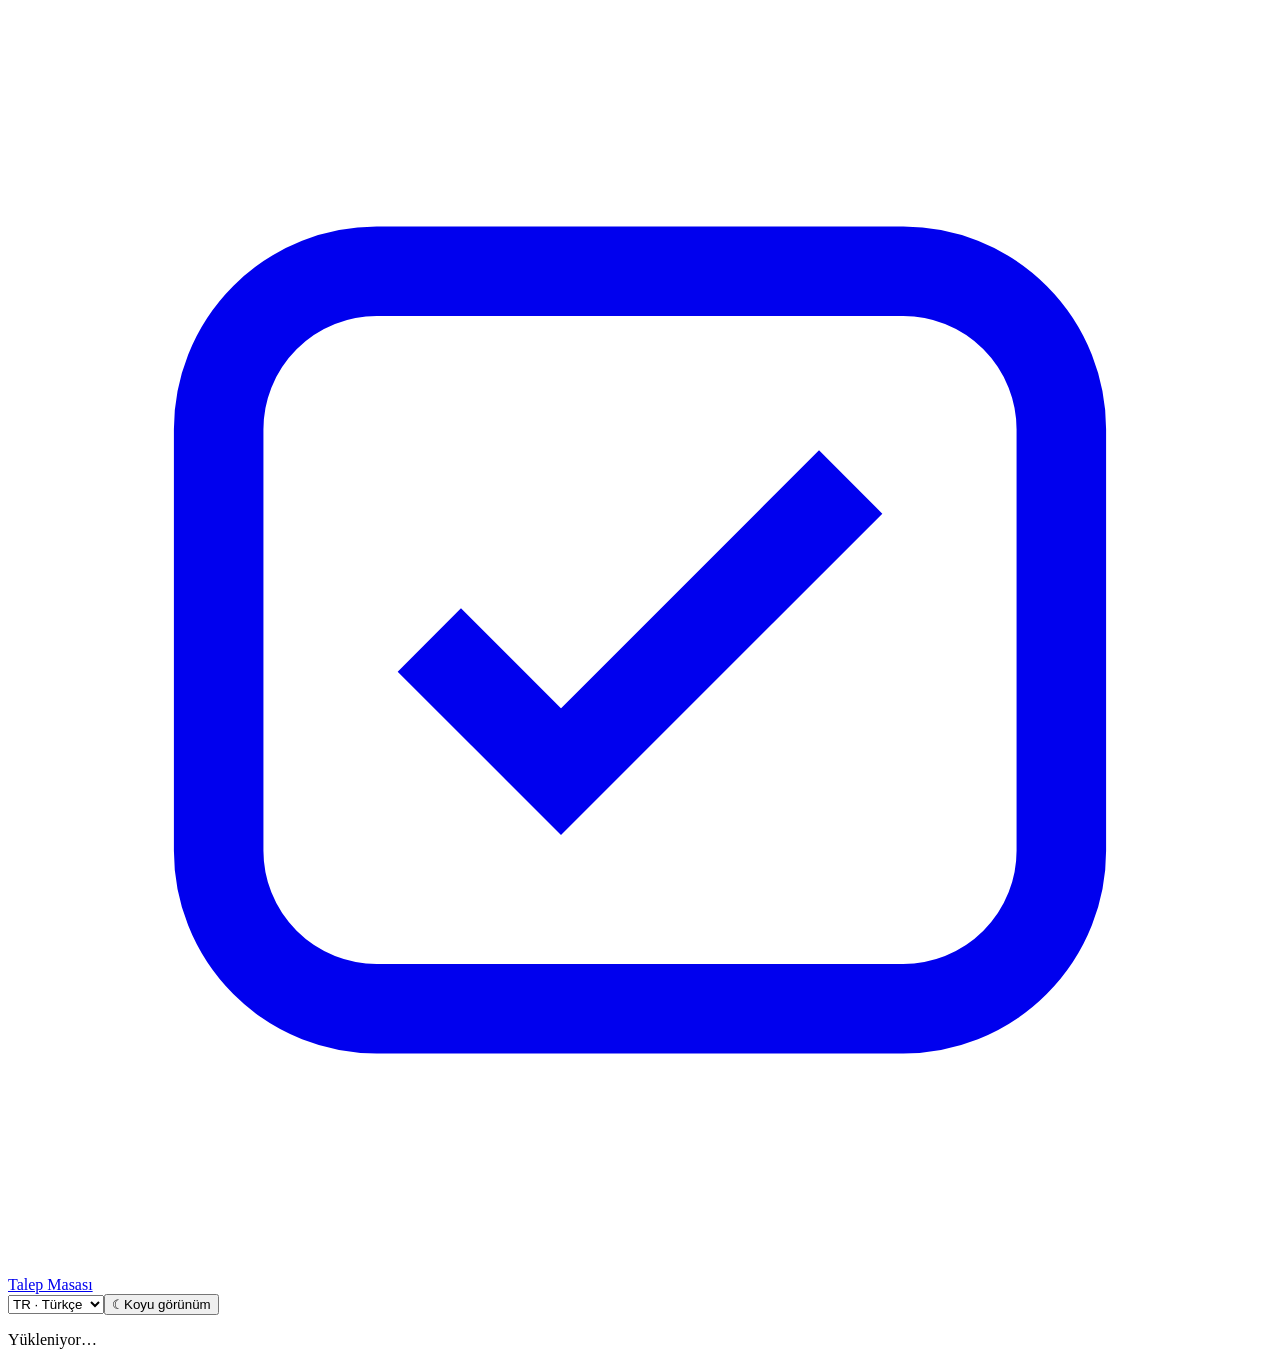
<file: worker/index.html>
<!doctype html>
<html lang="tr">
<head>
<meta charset="utf-8">
<meta name="viewport" content="width=device-width,initial-scale=1">
<title>Talep Masası</title>
<meta name="description" content="Talepleri açın, yanıtlayın ve takip edin.">
<!-- STYLES -->
</head>
<body>
<header class="top"><div class="bar"><a class="brand" href="/"><span class="mark" aria-hidden="true"><svg viewBox="0 0 24 24" fill="none" stroke="currentColor" stroke-width="1.7"><rect x="4" y="5" width="16" height="14" rx="3"/><path d="m8 12 2.5 2.5L16 9"/></svg></span>Talep Masası</a><div class="bar-tools"><select id="languageSelect" aria-label="Dil / Language"><option value="tr">TR · Türkçe</option><option value="en">EN · English</option></select><span id="account"></span><button id="logout" type="button" hidden>Çıkış</button><button id="themeToggle" class="theme-toggle" type="button" aria-label="Koyu temaya geç" aria-pressed="false"><span aria-hidden="true">☾</span><span class="theme-label">Koyu görünüm</span></button></div></div></header>
<main>
<section id="loginPanel" class="login-panel" hidden><span class="login-icon" aria-hidden="true">✦</span><p class="eyebrow">TALEP MASASI</p><h1>Panona hoş geldin</h1><p class="login-copy">Talepleri görüntülemek ve yanıtlamak için Google hesabınla giriş yap.</p><div id="googleButton"></div><p id="loginError" class="error" role="alert"></p></section>
<section id="dashboard" hidden>
  <div class="intro"><div><p class="eyebrow">ÇALIŞMA ALANI / 01</p><h1>Talepler</h1><p>Açtığınız talepleri ve gelen yanıtları takip edin.</p></div><div class="intro-actions"><button id="shareBoard" type="button" hidden>Panoyu paylaş</button><button class="primary" id="newTicket"><span aria-hidden="true">＋</span> Yeni talep</button></div></div>
  <div id="boardMetrics" class="metrics" aria-label="Pano özeti"></div><div class="filters board-tools"><div class="tabs" id="tabs" role="group" aria-label="Duruma göre filtrele"></div><input id="search" type="search" placeholder="Ticket ID veya başlık ara…" aria-label="Kartlarda ara"></div>
  <div id="ticketList" class="board"></div>
</section>
<section id="detail" hidden></section>
<p id="notice" role="status">Yükleniyor…</p>
</main>
<dialog id="createDialog">
  <form id="createForm">
    <div class="dialog-head"><h2>Yeni talep</h2><button type="button" id="closeDialog" class="icon" aria-label="Kapat">×</button></div>
    <label>Başlık<input name="title" required maxlength="120" placeholder="Talebin kısa başlığı"></label>
    <label>Açıklama veya soru<textarea name="body" required maxlength="6000" rows="5" placeholder="Karşı tarafın bilmesi veya yanıtlaması gerekenleri yazın."></textarea></label>
    <label>Öncelik<select name="priority"><option value="normal">Normal</option><option value="high">Yüksek</option><option value="urgent">Acil</option></select></label>
    <label>Fotoğraf <span class="muted">· isteğe bağlı</span><input type="file" name="photo" accept="image/jpeg,image/png,image/webp"><small>JPG, PNG veya WebP · en fazla 5 MB</small></label>
    <p class="error" role="alert"></p>
    <div class="actions"><button type="submit" class="primary">Talebi oluştur</button></div>
  </form>
</dialog>
<dialog id="photoDialog"><button type="button" class="icon" aria-label="Kapat">×</button><img alt="Talebe eklenen fotoğraf"></dialog>
<dialog id="boardDialog"><form method="dialog"><div class="dialog-head"><h2>Panoyu paylaş</h2><button class="icon" aria-label="Kapat">×</button></div><p class="share-help">Bu bağlantıya sahip olan ve siteye erişimi bulunan kişiler panodaki kartları görüntüleyip durumlarını değiştirebilir.</p><input id="boardUrl" class="share-input" readonly aria-label="Pano bağlantısı"><button id="copyBoard" type="button">Bağlantıyı kopyala</button><p id="boardCopyStatus" class="share-status" role="status"></p></form></dialog>
<!-- SCRIPT -->
</body>
</html>
</file>
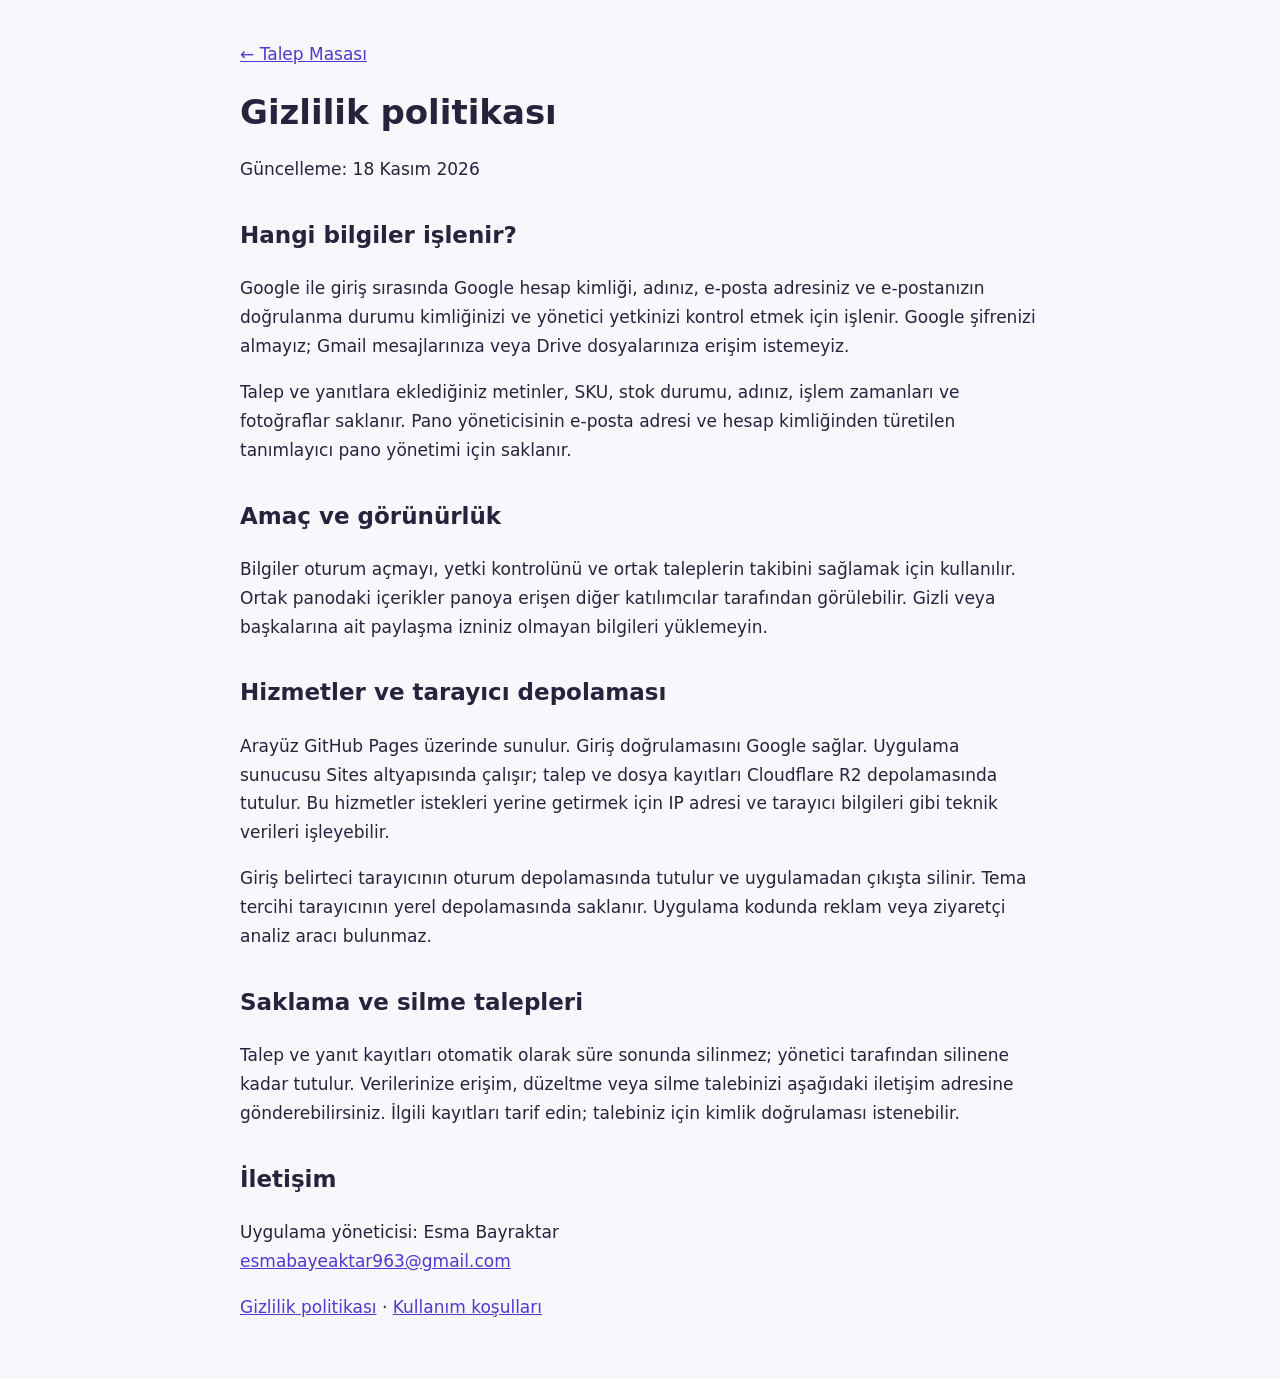
<file: docs/privacy.html>
<!doctype html><html lang="tr"><head><meta charset="utf-8"><meta name="viewport" content="width=device-width,initial-scale=1"><title>Gizlilik politikası — Talep Masası</title><style>body{margin:0;background:#f7f7fc;color:#25243c;font:17px/1.7 system-ui,sans-serif}main{max-width:800px;margin:auto;padding:40px 24px}a{color:#5437ce}h1{line-height:1.2}h2{margin-top:32px;font-size:23px}</style></head><body><main><a href="/cjxetsytalep/">← Talep Masası</a><h1>Gizlilik politikası</h1><p>Güncelleme: 18 Kasım 2026</p><h2>Hangi bilgiler işlenir?</h2><p>Google ile giriş sırasında Google hesap kimliği, adınız, e-posta adresiniz ve e-postanızın doğrulanma durumu kimliğinizi ve yönetici yetkinizi kontrol etmek için işlenir. Google şifrenizi almayız; Gmail mesajlarınıza veya Drive dosyalarınıza erişim istemeyiz.</p><p>Talep ve yanıtlara eklediğiniz metinler, SKU, stok durumu, adınız, işlem zamanları ve fotoğraflar saklanır. Pano yöneticisinin e-posta adresi ve hesap kimliğinden türetilen tanımlayıcı pano yönetimi için saklanır.</p><h2>Amaç ve görünürlük</h2><p>Bilgiler oturum açmayı, yetki kontrolünü ve ortak taleplerin takibini sağlamak için kullanılır. Ortak panodaki içerikler panoya erişen diğer katılımcılar tarafından görülebilir. Gizli veya başkalarına ait paylaşma izniniz olmayan bilgileri yüklemeyin.</p><h2>Hizmetler ve tarayıcı depolaması</h2><p>Arayüz GitHub Pages üzerinde sunulur. Giriş doğrulamasını Google sağlar. Uygulama sunucusu Sites altyapısında çalışır; talep ve dosya kayıtları Cloudflare R2 depolamasında tutulur. Bu hizmetler istekleri yerine getirmek için IP adresi ve tarayıcı bilgileri gibi teknik verileri işleyebilir.</p><p>Giriş belirteci tarayıcının oturum depolamasında tutulur ve uygulamadan çıkışta silinir. Tema tercihi tarayıcının yerel depolamasında saklanır. Uygulama kodunda reklam veya ziyaretçi analiz aracı bulunmaz.</p><h2>Saklama ve silme talepleri</h2><p>Talep ve yanıt kayıtları otomatik olarak süre sonunda silinmez; yönetici tarafından silinene kadar tutulur. Verilerinize erişim, düzeltme veya silme talebinizi aşağıdaki iletişim adresine gönderebilirsiniz. İlgili kayıtları tarif edin; talebiniz için kimlik doğrulaması istenebilir.</p><h2>İletişim</h2><p>Uygulama yöneticisi: Esma Bayraktar<br><a href="mailto:esmabayeaktar963@gmail.com">esmabayeaktar963@gmail.com</a></p><p><a href="/cjxetsytalep/privacy.html">Gizlilik politikası</a> · <a href="/cjxetsytalep/terms.html">Kullanım koşulları</a></p></main></body></html>
</file>
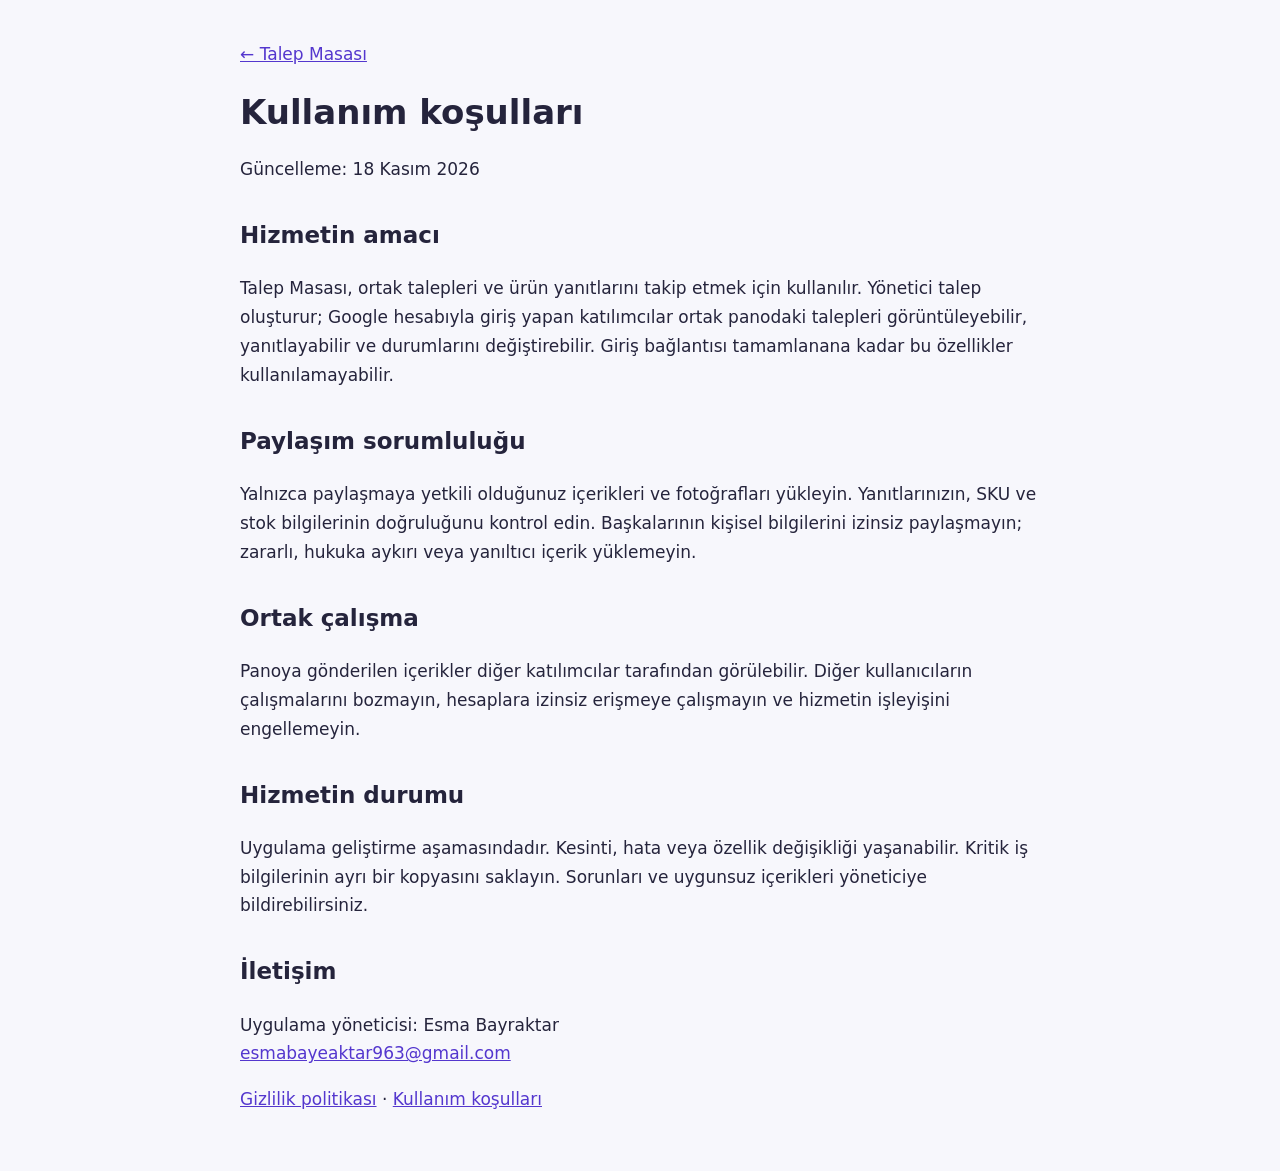
<file: docs/terms.html>
<!doctype html><html lang="tr"><head><meta charset="utf-8"><meta name="viewport" content="width=device-width,initial-scale=1"><title>Kullanım koşulları — Talep Masası</title><style>body{margin:0;background:#f7f7fc;color:#25243c;font:17px/1.7 system-ui,sans-serif}main{max-width:800px;margin:auto;padding:40px 24px}a{color:#5437ce}h1{line-height:1.2}h2{margin-top:32px;font-size:23px}</style></head><body><main><a href="/cjxetsytalep/">← Talep Masası</a><h1>Kullanım koşulları</h1><p>Güncelleme: 18 Kasım 2026</p><h2>Hizmetin amacı</h2><p>Talep Masası, ortak talepleri ve ürün yanıtlarını takip etmek için kullanılır. Yönetici talep oluşturur; Google hesabıyla giriş yapan katılımcılar ortak panodaki talepleri görüntüleyebilir, yanıtlayabilir ve durumlarını değiştirebilir. Giriş bağlantısı tamamlanana kadar bu özellikler kullanılamayabilir.</p><h2>Paylaşım sorumluluğu</h2><p>Yalnızca paylaşmaya yetkili olduğunuz içerikleri ve fotoğrafları yükleyin. Yanıtlarınızın, SKU ve stok bilgilerinin doğruluğunu kontrol edin. Başkalarının kişisel bilgilerini izinsiz paylaşmayın; zararlı, hukuka aykırı veya yanıltıcı içerik yüklemeyin.</p><h2>Ortak çalışma</h2><p>Panoya gönderilen içerikler diğer katılımcılar tarafından görülebilir. Diğer kullanıcıların çalışmalarını bozmayın, hesaplara izinsiz erişmeye çalışmayın ve hizmetin işleyişini engellemeyin.</p><h2>Hizmetin durumu</h2><p>Uygulama geliştirme aşamasındadır. Kesinti, hata veya özellik değişikliği yaşanabilir. Kritik iş bilgilerinin ayrı bir kopyasını saklayın. Sorunları ve uygunsuz içerikleri yöneticiye bildirebilirsiniz.</p><h2>İletişim</h2><p>Uygulama yöneticisi: Esma Bayraktar<br><a href="mailto:esmabayeaktar963@gmail.com">esmabayeaktar963@gmail.com</a></p><p><a href="/cjxetsytalep/privacy.html">Gizlilik politikası</a> · <a href="/cjxetsytalep/terms.html">Kullanım koşulları</a></p></main></body></html>
</file>
